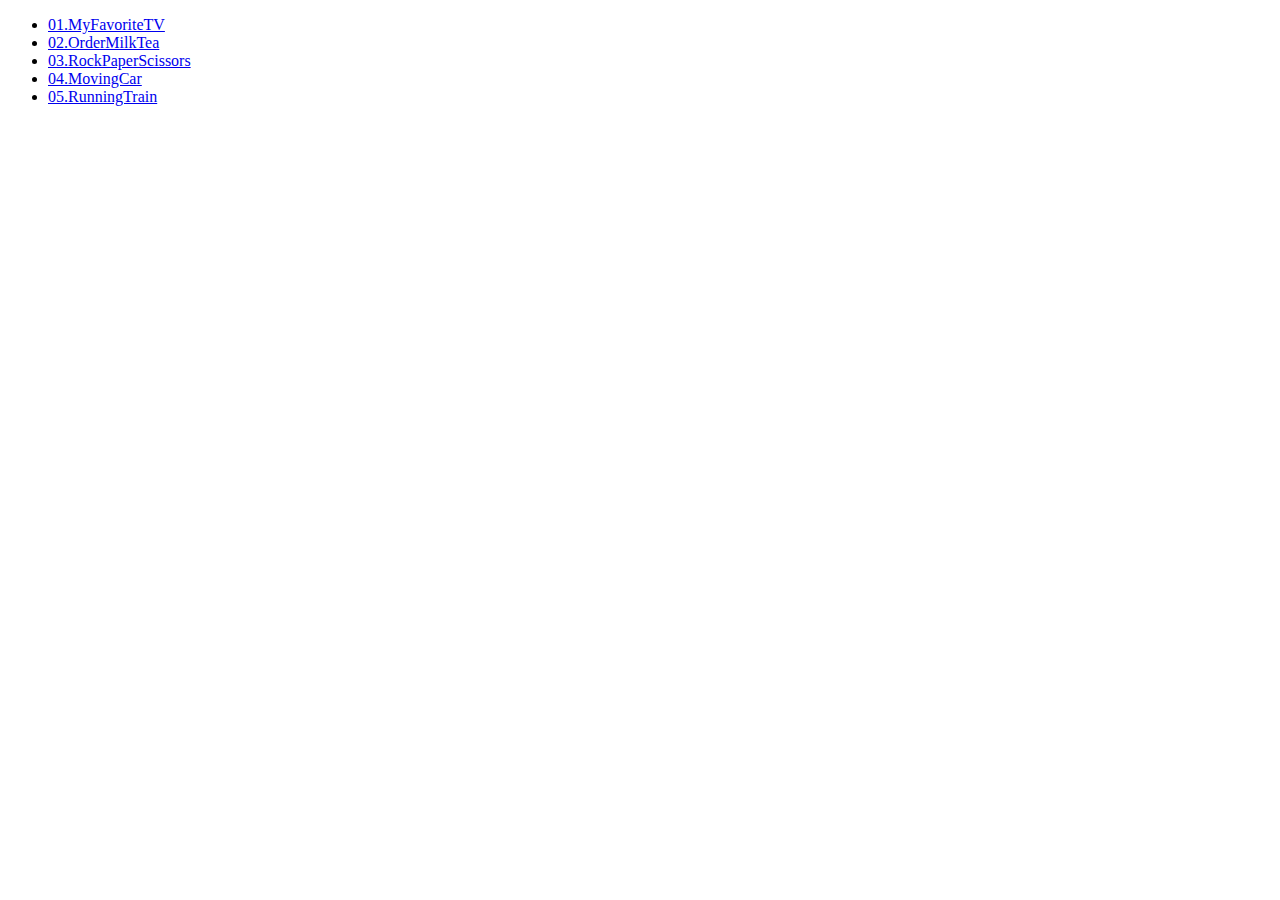
<file: index.html>
<!DOCTYPE html>
<html lang="en">
<head>
    <meta charset="UTF-8">
    <meta name="viewport" content="width=device-width, initial-scale=1.0">
    <title>ImpactBootCamp</title>
</head>
<body>
    <ul>
        <li><a href="01.MyFavoriteTV/index.html">01.MyFavoriteTV</a></li>
        <li><a href="02.OrderMilkTea/index.html">02.OrderMilkTea</a></li>
        <li><a href="03.RockPaperScissors/index.html">03.RockPaperScissors</a></li>
        <li><a href="04.MovingCar/index.html">04.MovingCar</a></li>
        <li><a href="05.RunningTrain/index.html">05.RunningTrain</a></li>
    </ul>
</body>
</html>
</file>
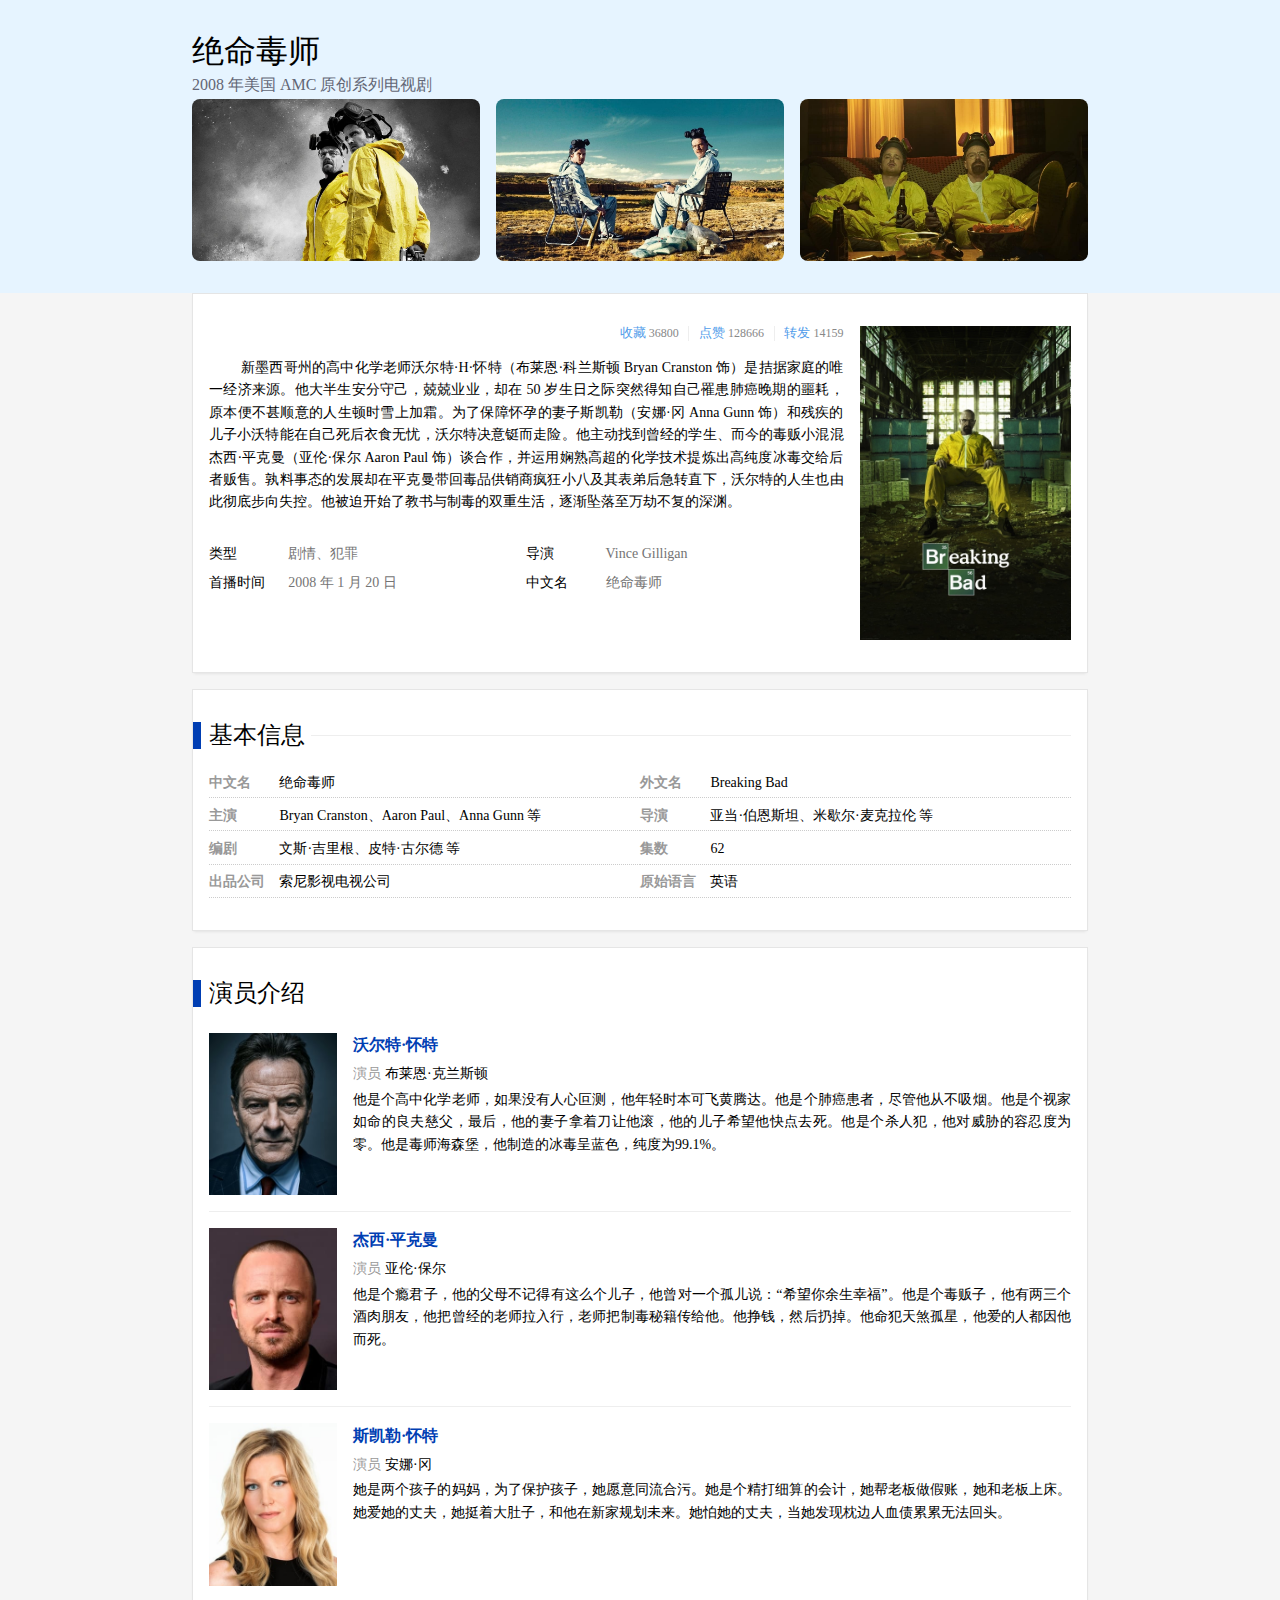
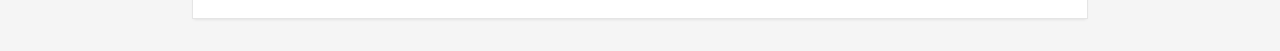
<file: 01.MyFavoriteTV/index.html>
<!DOCTYPE html>
<html lang="en">
<head>
    <meta charset="UTF-8">
    <meta name="viewport" content="width=device-width, initial-scale=1.0">
    <title>我最喜欢的电视剧</title>
    <link rel="stylesheet" href="styles/normalize.css">
    <link rel="stylesheet" href="styles/style.css">
    <link rel="stylesheet" href="styles/responsive.css">
</head>
<body>
    <div class="container">
        <header class="header-wrapper">
            <div class="header-wrapper-inner">
                <h1 class="title">绝命毒师</h1>
                <p class="description">2008 年美国 AMC 原创系列电视剧</p>
                <div class="backdrops">
                    <img src="images/backdrop-1.jpg" alt="" class="backdrop">
                    <img src="images/backdrop-2.jpg" alt="" class="backdrop">
                    <img src="images/backdrop-3.jpg" alt="" class="backdrop">
                </div>
            </div>
        </header>


        <main class="main-content">
            <section class="overview card">
                <div class="text">
                    <div class="statistics">
                        <div class="item">
                            <span class="key">收藏</span>
                            <span class="value">36800</span>
                        </div>
                        <div class="item">
                            <span class="key">点赞</span>
                            <span class="value">128666</span>
                        </div>
                        <div class="item">
                            <span class="key">转发</span>
                            <span class="value">14159</span>
                        </div>
                    </div>
                    <div class="intro">
                        <p class="intro-text">新墨西哥州的高中化学老师沃尔特·H·怀特（布莱恩·科兰斯顿 Bryan Cranston 饰）是拮据家庭的唯一经济来源。他大半生安分守己，兢兢业业，却在 50 岁生日之际突然得知自己罹患肺癌晚期的噩耗，原本便不甚顺意的人生顿时雪上加霜。为了保障怀孕的妻子斯凯勒（安娜·冈 Anna Gunn 饰）和残疾的儿子小沃特能在自己死后衣食无忧，沃尔特决意铤而走险。他主动找到曾经的学生、而今的毒贩小混混杰西·平克曼（亚伦·保尔 Aaron Paul 饰）谈合作，并运用娴熟高超的化学技术提炼出高纯度冰毒交给后者贩售。孰料事态的发展却在平克曼带回毒品供销商疯狂小八及其表弟后急转直下，沃尔特的人生也由此彻底步向失控。他被迫开始了教书与制毒的双重生活，逐渐坠落至万劫不复的深渊。</p>
                    </div>
                    <div class="metadata">
                        <div class="item">
                            <span class="key">类型</span>
                            <span class="value">剧情、犯罪</span>
                        </div>
                        <div class="item">
                            <span class="key">导演</span>
                            <span class="value">Vince Gilligan</span>
                        </div>
                        <div class="item">
                            <span class="key">首播时间</span>
                            <span class="value">2008 年 1 月 20 日</span>
                        </div>
                        <div class="item">
                            <span class="key">中文名</span>
                            <span class="value">绝命毒师</span>
                        </div>
                    </div>
                </div>
                <div class="image">
                    <img src="images/poster.jpg" alt="" class="poster">
                </div>
            </section>

            <section class="basic-info card">
                <div class="card-title-wrapper">
                    <h2 class="card-title">基本信息</h2>
                    <div class="decoration-line"></div>
                </div>
                <div class="metadata">
                    <div class="item">
                        <span class="key">中文名</span>
                        <span class="value">绝命毒师</span>
                    </div>
                    <div class="item">
                        <span class="key">外文名</span>
                        <span class="value">Breaking Bad</span>
                    </div>
                    <div class="item">
                        <span class="key">主演</span>
                        <span class="value">Bryan Cranston、Aaron Paul、Anna Gunn 等</span>
                    </div>
                    <div class="item">
                        <span class="key">导演</span>
                        <span class="value">亚当·伯恩斯坦、米歇尔·麦克拉伦 等</span>
                    </div>
                    <div class="item">
                        <span class="key">编剧</span>
                        <span class="value">文斯·吉里根、皮特·古尔德 等 </span>
                    </div>
                    <div class="item">
                        <span class="key">集数</span>
                        <span class="value">62</span>
                    </div>
                    <div class="item">
                        <span class="key">出品公司</span>
                        <span class="value">索尼影视电视公司</span>
                    </div>
                    <div class="item">
                        <span class="key">原始语言</span>
                        <span class="value">英语</span>
                    </div>
                </div>
            </section>

            <section class="characters card">
                <div class="card-title-wrapper">
                    <h2 class="card-title">演员介绍</h2>
                </div>
                <div class="character-list">
                    <div class="character">
                        <img src="images/cast-1.jpg" alt="" class="profile">
                        <div class="text">
                            <h3 class="character-name">沃尔特·怀特</h3>
                            <div class="cast-name-wrapper">
                                <span class="key">演员</span>
                                <span class="value">布莱恩·克兰斯顿</span>
                            </div>
                            <div class="character-intro">
                                他是个高中化学老师，如果没有人心叵测，他年轻时本可飞黄腾达。他是个肺癌患者，尽管他从不吸烟。他是个视家如命的良夫慈父，最后，他的妻子拿着刀让他滚，他的儿子希望他快点去死。他是个杀人犯，他对威胁的容忍度为零。他是毒师海森堡，他制造的冰毒呈蓝色，纯度为99.1%。
                            </div>
                        </div>
                    </div>
                    <div class="character">
                        <img src="images/cast-2.jpg" alt="" class="profile">
                        <div class="text">
                            <h3 class="character-name">杰西·平克曼</h3>
                            <div class="cast-name-wrapper">
                                <span class="key">演员</span>
                                <span class="value">亚伦·保尔</span>
                            </div>
                            <div class="character-intro">
                                他是个瘾君子，他的父母不记得有这么个儿子，他曾对一个孤儿说：“希望你余生幸福”。他是个毒贩子，他有两三个酒肉朋友，他把曾经的老师拉入行，老师把制毒秘籍传给他。他挣钱，然后扔掉。他命犯天煞孤星，他爱的人都因他而死。
                            </div>
                        </div>
                    </div>
                    <div class="character">
                        <img src="images/cast-3.jpg" alt="" class="profile">
                        <div class="text">
                            <h3 class="character-name">斯凯勒·怀特</h3>
                            <div class="cast-name-wrapper">
                                <span class="key">演员</span>
                                <span class="value">安娜·冈</span>
                            </div>
                            <div class="character-intro">
                                她是两个孩子的妈妈，为了保护孩子，她愿意同流合污。她是个精打细算的会计，她帮老板做假账，她和老板上床。她爱她的丈夫，她挺着大肚子，和他在新家规划未来。她怕她的丈夫，当她发现枕边人血债累累无法回头。
                            </div>
                        </div>
                    </div>
                </div>
            </section>
        </main>
    </div>
</body>
</html>
</file>
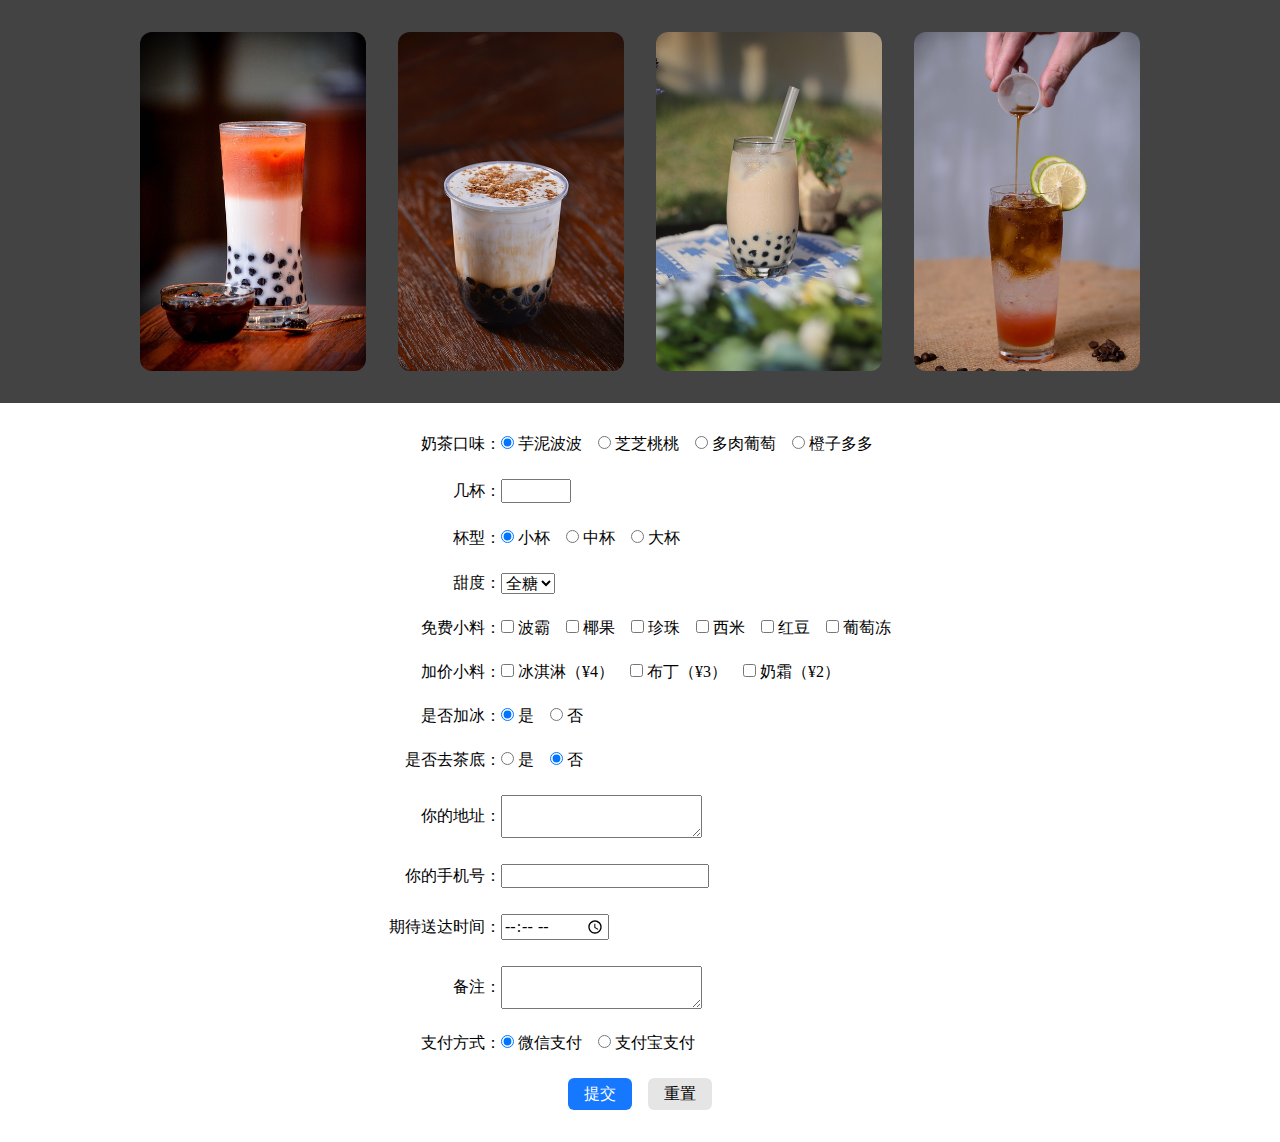
<file: 02.OrderMilkTea/index.html>
<!DOCTYPE html>
<html lang="zh-cmn-Hans-CN">
<head>
    <meta charset="UTF-8">
    <meta name="viewport" content="width=device-width, initial-scale=1.0">
    <title>喜西茶预定</title>
    <link rel="stylesheet" href="css/normalize.css">
    <link rel="stylesheet" href="css/index.css">
    <link rel="stylesheet" href="css/index-responsive.css">
    <link rel="stylesheet" href="css/back-to-top.css">
</head>
<body>
    <div class="container">
        <header class="specials-wrapper">
            <div class="specials">
                <img src="img/mt1.jpg" alt="Milk Tea One">
                <img src="img/mt2.jpg" alt="Milk Tea Two">
                <img src="img/mt3.jpg" alt="Milk Tea Three">
                <img src="img/mt4.jpg" alt="Milk Tea Four">
            </div>
        </header>
        <main class="order-wrapper">
            <form action="" class="order" id="order-form">
                <fieldset class="item">
                    <p class="name">奶茶口味</p>
                    <div class="choices data">
                        <div class="choice">
                            <input type="radio" name="flavour" id="芋泥波波" value="芋泥波波" required checked>
                            <label for="芋泥波波">芋泥波波</label>
                        </div>
                        <div class="choice">
                            <input type="radio" name="flavour" id="芝芝桃桃" value="芝芝桃桃" required>
                            <label for="芝芝桃桃">芝芝桃桃</label>
                        </div>
                        <div class="choice">
                            <input type="radio" name="flavour" id="多肉葡萄" value="多肉葡萄" required>
                            <label for="多肉葡萄">多肉葡萄</label>
                        </div>
                        <div class="choice">
                            <input type="radio" name="flavour" id="橙子多多" value="橙子多多" required>
                            <label for="橙子多多">橙子多多</label>
                        </div>
                    </div>
                </fieldset>
                <fieldset class="item">
                    <p class="name">几杯</p>
                    <input class="data" type="number" name="quantity" id="quantity" min="1" max="100" required>
                </fieldset>
                <fieldset class="item">
                    <p class="name">杯型</p>
                    <div class="choices data">
                        <div class="choice">
                            <input type="radio" name="cup-type" id="小杯" value="小杯" checked required>
                            <label for="小杯">小杯</label>
                        </div>
                        <div class="choice">
                            <input type="radio" name="cup-type" id="中杯" value="中杯" required>
                            <label for="中杯">中杯</label>
                        </div>
                        <div class="choice">
                            <input type="radio" name="cup-type" id="大杯" value="大杯" required>
                            <label for="大杯">大杯</label>
                        </div>
                    </div>
                </fieldset>
                <fieldset class="item">
                    <p class="name">甜度</p>
                    <select class="data" name="sweet-degree" id="sweet-degree">
                        <option value="全糖">全糖</option>
                        <option value="半糖">半糖</option>
                        <option value="无糖">无糖</option>
                    </select>
                </fieldset>
                <fieldset class="item">
                    <p class="name">免费小料</p>
                    <div class="choices data">
                        <div class="choice">
                            <input type="checkbox" name="free-ingredients" value="波霸" id="波霸">
                            <label for="波霸">波霸</label>
                        </div>
                        <div class="choice">
                            <input type="checkbox" name="free-ingredients" value="椰果" id="椰果">
                            <label for="椰果">椰果</label>
                        </div>
                        <div class="choice">
                            <input type="checkbox" name="free-ingredients" value="珍珠" id="珍珠">
                            <label for="珍珠">珍珠</label>
                        </div>
                        <div class="choice">
                            <input type="checkbox" name="free-ingredients" value="西米" id="西米">
                            <label for="西米">西米</label>
                        </div>
                        <div class="choice">
                            <input type="checkbox" name="free-ingredients" value="红豆" id="红豆">
                            <label for="红豆">红豆</label>
                        </div>
                        <div class="choice">
                            <input type="checkbox" name="free-ingredients" value="葡萄冻" id="葡萄冻">
                            <label for="葡萄冻">葡萄冻</label>
                        </div>
                    </div>
                </fieldset>
                <fieldset class="item">
                    <p class="name">加价小料</p>
                    <div class="choices data">
                        <div class="choice">
                            <input type="checkbox" name="paid-ingredients" value="冰淇淋" id="冰淇淋">
                            <label for="冰淇淋">冰淇淋（¥4）</label>
                        </div>
                        <div class="choice">
                            <input type="checkbox" name="paid-ingredients" value="布丁" id="布丁">
                            <label for="布丁">布丁（¥3）</label>
                        </div>
                        <div class="choice">
                            <input type="checkbox" name="paid-ingredients" value="奶霜" id="奶霜">
                            <label for="奶霜">奶霜（¥2）</label>
                        </div>
                    </div>
                </fieldset>
                <fieldset class="item">
                    <p class="name">是否加冰</p>
                    <div class="choices data">
                        <div class="choice">
                            <input type="radio" name="add-ice" value="是" id="加冰：是" checked required>
                            <label for="加冰：是">是</label>
                        </div>
                        <div class="choice">
                            <input type="radio" name="add-ice" value="否" id="加冰：否" required>
                            <label for="加冰：否">否</label>
                        </div>
                    </div>
                </fieldset>
                <fieldset class="item">
                    <p class="name">是否去茶底</p>
                    <div class="choices data">
                        <div class="choice">
                            <input type="radio" name="remove-tea" value="是" id="去茶底：是" required>
                            <label for="去茶底：是">是</label>
                        </div>
                        <div class="choice">
                            <input type="radio" name="remove-tea" value="否" id="去茶底：否" checked required>
                            <label for="去茶底：否">否</label>
                        </div>
                    </div>
                </fieldset>
                <fieldset class="item">
                    <p class="name">你的地址</p>
                    <textarea class="data" name="address" id="address" required></textarea>
                </fieldset>
                <fieldset class="item">
                    <p class="name">你的手机号</p>
                    <input class="data" type="tel" name="phone-number" id="phone-number" required>
                </fieldset>
                <fieldset class="item">
                    <p class="name">期待送达时间</p>
                    <input class="data" type="time" name="delivery-time" id="delivery-time" required>
                </fieldset>
                <fieldset class="item">
                    <p class="name">备注</p>
                    <textarea class="data" name="remark" id="remark" required></textarea>
                </fieldset>
                <fieldset class="item">
                    <p class="name">支付方式</p>
                    <div class="choices data">
                        <div class="choice">
                            <input type="radio" name="payment" value="微信支付" id="wechat" checked required>
                            <label for="wechat">微信支付</label>
                        </div>
                        <div class="choice">
                            <input type="radio" name="payment" value="支付宝支付" id="alipay" required>
                            <label for="alipay">支付宝支付</label>
                        </div>
                    </div>
                </fieldset>
                <div class="item buttonlist">
                    <button type="submit" class="btn primary">提交</button>
                    <button type="reset" class="btn">重置</button>
                </div>
            </form>
        </main>
    </div>
    <div id="back-to-top" class="disabled">
        <img src="img/upward-arrow.png" alt="返回顶部">
    </div>
    <script src="js/order.js"></script>
    <script src="js/back-to-top.js"></script>
</body>
</html>
</file>
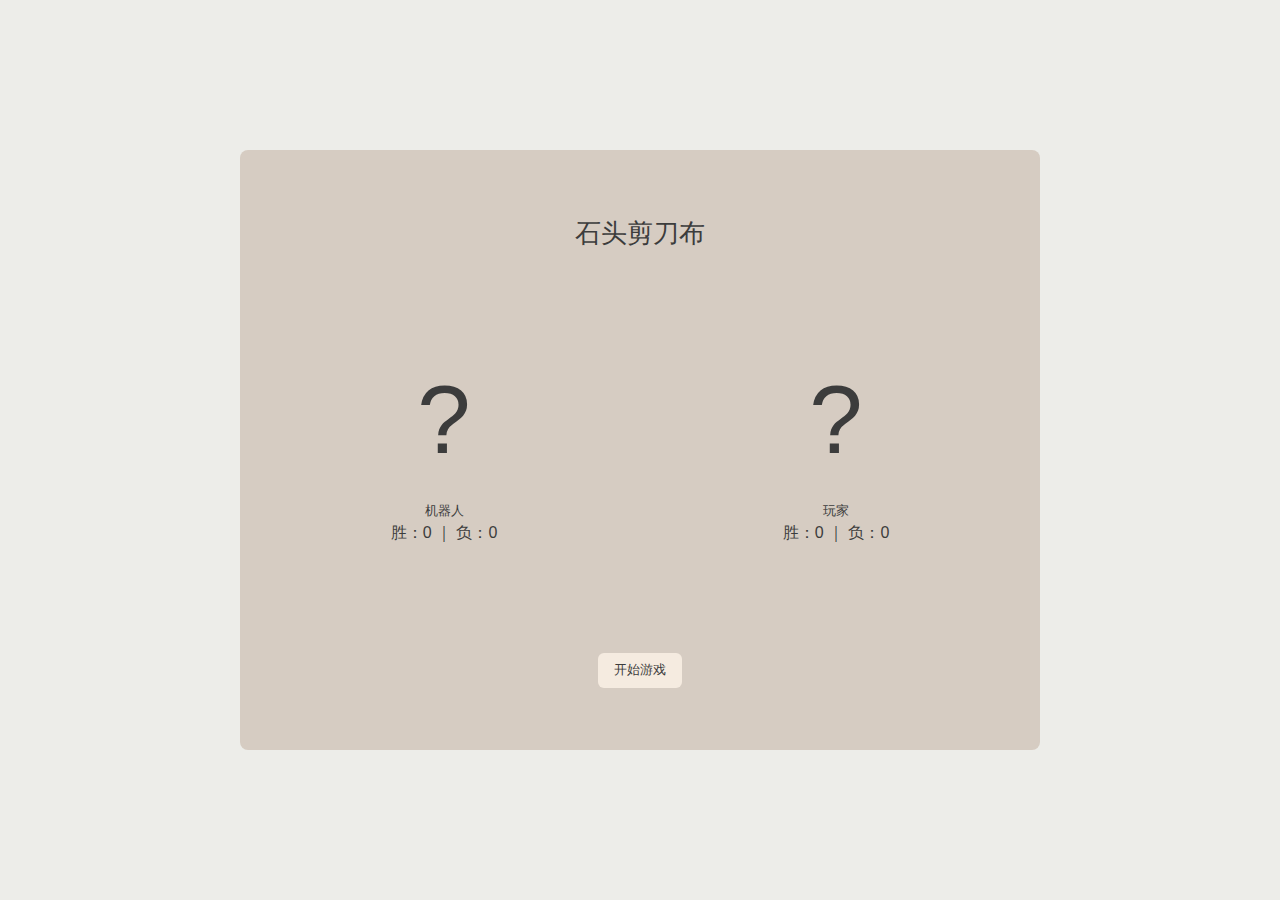
<file: 03.RockPaperScissors/index.html>
<!DOCTYPE html>
<html lang="zh">
<head>
    <meta charset="UTF-8">
    <meta name="viewport" content="width=device-width, initial-scale=1.0">
    <title>石头剪刀布</title>
    <link rel="stylesheet" href="css/reset.css">
    <link rel="stylesheet" href="css/index.css">
    <link rel="stylesheet" href="css/index_responsive.css">
</head>
<body>
    <div class="container">
        <main class="content">
            <div class="round">
                <p id="round-text" class="round-text">石头剪刀布</p>
            </div>
            <div class="board">
                <div class="player">
                    <div class="gesture">
                        <p id="computer-gesture">?</p>
                    </div>
                    <div class="info">
                        <p class="name">机器人</p>
                        <p id="computer-score" class="score">胜：0 ｜ 负：0</p>
                    </div>
                </div>
                <div class="player">
                    <div class="gesture">
                        <p id="player-gesture">?</p>
                    </div>
                    <div class="info">
                        <p class="name">玩家</p>
                        <p id="player-score" class="score">胜：0 ｜ 负：0</p>
                    </div>
                </div>
            </div>
            <div class="others">
                <div class="message">
                    <p id="message-text" class="message-text"></p>
                    <p id="result-text" class="result-text"></p>
                </div>
                <div class="control">
                    <button id="control-button" class="btn">开始游戏</button>
                </div>
            </main>
            </div>
    </div>
    <dialog id="select-dialog">
        <form id="select-form" action="">
            <p class="first">
                <label for="select-gesture">请选择要出的手势：</label>
                <select name="gesture" id="select-gesture">
                    <option value="ROCK">石头</option>
                    <option value="SCISSORS">剪刀</option>
                    <option value="PAPER">布</option>
                </select>
            </p>
            <p>
                <button class="btn">确定</button>
            </p>
        </form>
    </dialog>
    <script src="js/index.js"></script>
</body>
</html>
</file>
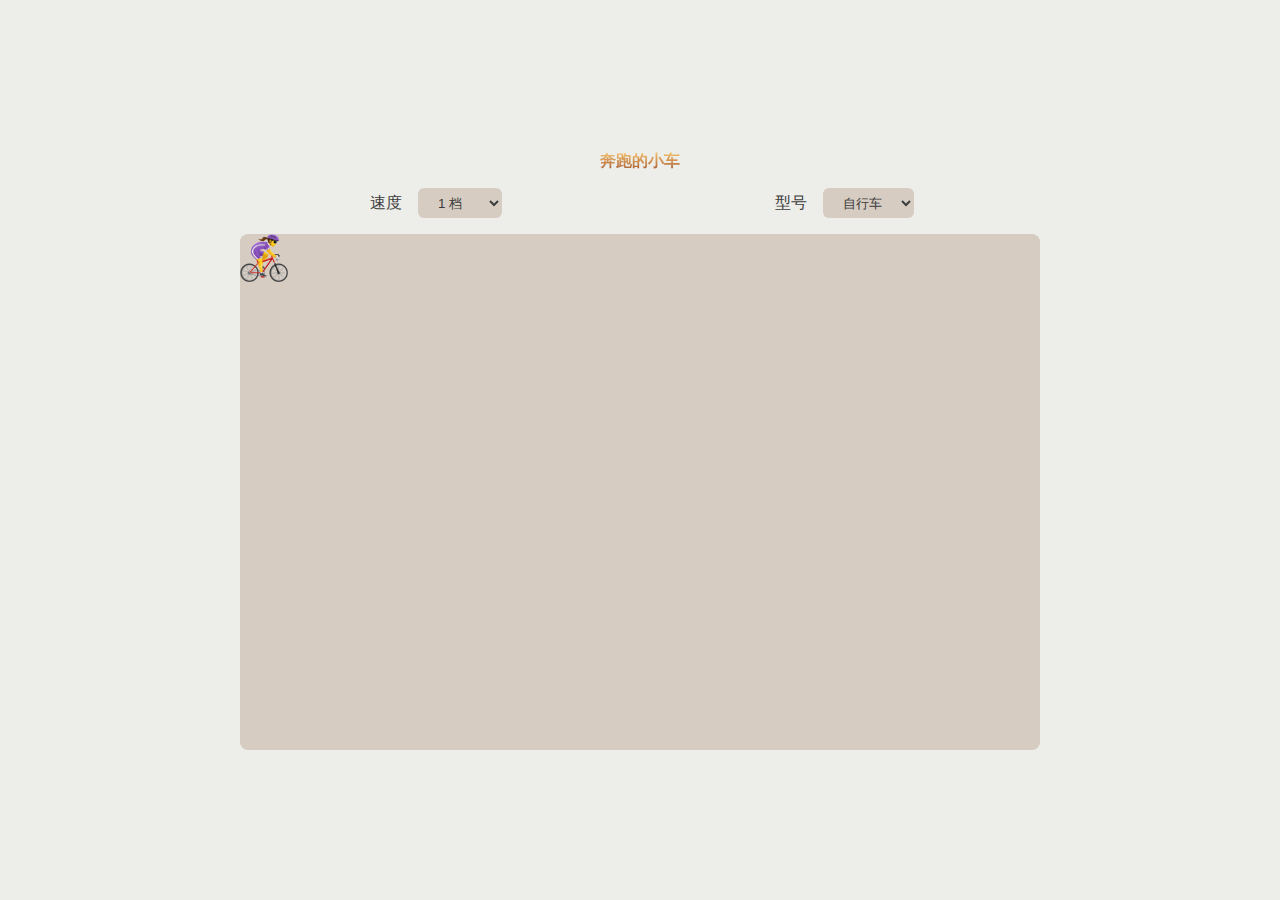
<file: 04.MovingCar/index.html>
<!DOCTYPE html>
<html lang="zh">
<head>
    <meta charset="UTF-8">
    <meta name="viewport" content="width=device-width, initial-scale=1.0">
    <title>奔跑的小车</title>
    <link rel="stylesheet" href="css/reset.css">
    <link rel="stylesheet" href="css/index.css">
</head>
<body>
    <div class="container">
        <main class="content">
            <div class="title">
                <h1 class="title-text">奔跑的小车</h1>
            </div>
            <form action="" class="settings">
                <div class="speed settings-item">
                    <label for="speed">速度</label>
                    <select name="speed" id="speed">
                        <option value="1">1 档</option>
                        <option value="2">2 档</option>
                        <option value="3">3 档</option>
                        <option value="5">4 档</option>
                        <option value="7">5 档</option>
                        <option value="10">6 档</option>
                        <option value="13">7 档</option>
                        <option value="17">8 档</option>
                        <option value="21">9 档</option>
                        <option value="26">10 档</option>
                    </select>
                </div>
                <div class="model settings-item">
                    <label for="model">型号</label>
                    <select name="model" id="model">
                        <option value="bicycle">自行车</option>
                        <option value="car">汽车</option>
                        <option value="jeep">吉普车</option>
                        <option value="minibus">面包车</option>
                        <option value="tractor">拖拉机</option>
                        <option value="taxi">出租车</option>
                        <option value="fire">消防车</option>
                        <option value="ambulance">救护车</option>
                        <option value="trunk">卡车</option>
                        <option value="big_trunk">大卡车</option>
                        <option value="boat">快艇</option>
                        <option value="plane">飞机</option>
                        <option value="camel">骆驼</option>
                    </select>
                </div>
            </form>
            <div class="map" id="map">
                <img src="img/question_mark.png" alt="车" class="car" id="car_img">
            </div>
        </main>
    </div>
    <script src="js/index.js"></script>
</body>
</html>
</file>
<file: 01.MyFavoriteTV/styles/style.css>
* {
    box-sizing: border-box;
}

body {
    font-family: serif;
    text-align: justify;
}

.container {
    width: 100%;
    display: flex;
    flex-direction: column;
    flex-wrap: nowrap;
    align-items: center;
    justify-content: flex-start;

    padding-bottom: 2rem;
}




/* Header */

.header-wrapper {
    width: 100%;
    display: flex;
    flex-direction: column;
    flex-wrap: nowrap;
    align-items: center;
    justify-content: center;

    background-color: rgb(230, 244, 255);
}

.header-wrapper > .header-wrapper-inner {
    width: 100%;
    display: flex;
    flex-direction: column;
    flex-wrap: nowrap;
    align-items: flex-start;
    justify-content: flex-start;
    row-gap: 0.4rem;

    padding: 2rem 1rem;
}

.header-wrapper > .header-wrapper-inner > .title {
    font-size: 2rem;
    line-height: 2rem;
    font-weight: 400;
    margin: 0;
}

.header-wrapper > .header-wrapper-inner > .description {
    font-size: 1rem;
    line-height: 1rem;
    font-weight: 400;
    margin: 0;
    color: rgb(98, 102, 117);
}

.header-wrapper > .header-wrapper-inner > .backdrops {
    width: 100%;
    display: flex;
    flex-direction: row;
    flex-wrap: nowrap;
    align-items: center;
    justify-content: flex-start;
    column-gap: 1rem;
    overflow-x: scroll;
}

.header-wrapper > .header-wrapper-inner > .backdrops > .backdrop {
    border-radius: 8px;
    height: 12rem;
}




/* Main */
.main-content {
    width: 100%;
    display: flex;
    flex-direction: column;
    flex-wrap: nowrap;
    align-items: center;
    justify-content: flex-start;
    row-gap: 1rem;
}

.card {
    display: flex;
    flex-direction: column;
    flex-wrap: nowrap;
    align-items: center;
    justify-content: flex-start;
    row-gap: 1.6rem;
    padding: 1rem;
}

.card > .card-title-wrapper {
    width: 100%;
    display: flex;
    flex-direction: row;
    flex-wrap: nowrap;
    align-items: center;
    justify-content: flex-start;
    border-left: 0.5rem solid #003eb3;
    padding-left: 0.5rem;
}

.card > .card-title-wrapper > .card-title {
    font-size: 1.5rem;
    font-weight: 400;
    margin: 0;
}

.card > .card-title-wrapper > .decoration-line {
    flex-grow: 1;
    background: #eee;
    height: 1px;
    margin-left: 0.4rem;
    margin-right: -1rem;
}

.card > .metadata {
    width: 100%;
}





/* overview */

.overview {
    display: flex;
    flex-direction: column;
    flex-wrap: nowrap;
    align-items: center;
    justify-content: flex-start;

    row-gap: 1rem;
}

.overview > .text {
    display: flex;
    flex-direction: column;
    flex-wrap: nowrap;
    align-items: center;
    justify-content: flex-start;

    row-gap: 1rem;
}

.overview > .text > .statistics {
    width: 100%;
    display: flex;
    flex-direction: row;
    flex-wrap: nowrap;
    align-items: center;
    justify-content: flex-end;
    column-gap: 0.6rem;
    
    font-size: 0.8rem;
    margin-top: 0.4rem;
}

.overview > .text > .statistics > .item > .key {
    color: rgb(81, 156, 234);
}

.overview > .text > .statistics > .item > .value {
    color: rgb(136, 136, 136);
    font-size: 0.75rem;
}

.overview > .text > .statistics > .item:not(:last-child) {
    padding-right: 0.6rem;
    border-right: 1px solid #eee;
}

.overview > .text > .intro > .intro-text {
    line-height: 1.4rem;
    text-indent: 2rem;
    font-size: 0.875rem;
    margin: 0;
}

.overview > .text > .metadata {
    width: 100%;
    display: flex;
    flex-direction: column;
    flex-wrap: nowrap;
    align-items: flex-start;
    justify-content: flex-start;
    row-gap: 0.4rem;
}

.overview > .text > .metadata > .item {
    /* Responsive */
    width: 100%;
    display: flex;
    flex-direction: row;
    flex-wrap: nowrap;
    align-items: center;
    justify-content: flex-start;

    font-size: 0.875rem;
}

.overview > .text > .metadata > .item > .key {
    flex-basis: 25%;
}

.overview > .text > .metadata > .item > .value {
    flex-basis: 75%;
    color: rgb(116, 116, 116);
}

.overview > .image {
    width: 100%;
    display: flex;
    flex-direction: row;
    flex-wrap: nowrap;
    align-items: center;
    justify-content: center;
}

.overview > .image > .poster {
    width: 70%;
    height: auto;
}




/* basic-info */
.basic-info {
    width: 100%;
}

.basic-info > .metadata {
    display: flex;
    flex-direction: column;
    flex-wrap: nowrap;
    align-items: flex-start;
    justify-content: flex-start;
    row-gap: 0.6rem;
}

.basic-info > .metadata > .item {
    width: 100%;
    display: flex;
    flex-direction: row;
    flex-wrap: nowrap;
    align-items: center;
    justify-content: flex-start;

    padding-bottom: 0.4rem;
    border-bottom: 1px dotted #ccc;

    font-size: 0.875rem;
}

.basic-info > .metadata > .item > .key {
    color: #999;
    font-weight: bold;
    min-width: 4.4rem;
    flex-basis: 15%;
}

.basic-info > .metadata > .item > .value {
    padding-right: 0.6rem;
}




/* characters */

.characters > .character-list {
    width: 100%;
    display: flex;
    flex-direction: column;
    flex-wrap: nowrap;
    align-items: center;
    justify-content: flex-start;

    row-gap: 1rem;
}

.characters > .character-list > .character {
    display: flex;
    flex-direction: column;
    flex-wrap: nowrap;
    align-items: flex-start;
    justify-content: flex-start;

    row-gap: 0.4rem;
}

.characters > .character-list > .character:not(:last-child) {
    width: 100%;
    padding-bottom: 0.4rem;
    border-bottom: #eee solid 1px;
}

.characters > .character-list > .character > .profile {
    width: 40%;
    height: auto;
}

.characters > .character-list > .character > .text {
    display: flex;
    flex-direction: column;
    flex-wrap: nowrap;
    align-items: flex-start;
    justify-content: flex-start;

    row-gap: 0.4rem;
}

.characters > .character-list > .character > .text > .character-name {
    margin: 0.2rem 0;
    color: rgb(0, 62, 179);
    font-size: 1rem;
}

.characters > .character-list > .character > .text >  .cast-name-wrapper > .key {
    color: rgb(153, 153, 153);
    font-size: 0.875rem;
}

.characters > .character-list > .character > .text >  .cast-name-wrapper > .value {
    font-size: 0.875rem;
}

.characters > .character-list > .character > .text >  .character-intro {
    line-height: 1.4rem;
    font-size: 0.875rem;
}
</file>
<file: 01.MyFavoriteTV/styles/responsive.css>
@media screen and (min-width: 800px) {

    body {
        background-color: rgb(245, 245, 245);
    }

    /* Header */

    .header-wrapper > .header-wrapper-inner {
        min-width: 800px;
        width: 70%;
        padding: 2rem 0;
    }

    .header-wrapper > .header-wrapper-inner > .title {
        margin: 0.2rem 0;
    }

    .header-wrapper > .header-wrapper-inner > .backdrops {
        overflow-x: hidden;
    }

    .header-wrapper > .header-wrapper-inner > .backdrops > .backdrop {
        height: unset;
        width: calc((100% - 2rem) / 3);
    }

    /* card */

    .card {
        min-width: 800px;
        width: 70%;
        background-color: #fff;
        border: solid 1px #E5E5E5;

        padding: 2rem 1rem;
        box-shadow: 0 2px 3px -2px #d5d5d5;
    }

    .card > .card-title-wrapper {
        margin-left: -2rem;
    }

    /* overview */

    .overview {
        flex-direction: row;
        align-items: flex-start;
        justify-content: center;
    
        column-gap: 1rem;
    }

    .overview > .text {
        flex-basis: 75%;
    }

    .overview > .text > .statistics {
        margin-top: 0;
    }

    .overview > .image {
        flex-basis: 25%;
    }

    .overview > .image > .poster {
        width: 100%;
    }

    .overview > .text > .metadata {
        flex-direction: row;
        flex-wrap: wrap;
        align-items: flex-start;
        justify-content: flex-start;
        row-gap: 0.8rem;
        margin: 1rem 0;
    }

    .overview > .text > .metadata > .item{
        flex-basis: 50%;
    }

    /* basic-info */
    
    .basic-info > .metadata {
        flex-direction: row;
        flex-wrap: wrap;
        align-items: flex-start;
        justify-content: flex-start;
        row-gap: 0.6rem;
    }

    .basic-info > .metadata > .item {
        flex-basis: 50%;
    }

    /* characters */

    .characters > .character-list > .character > .profile {
        width: 8rem;
        height: auto;
    }

    .characters > .character-list > .character {
        display: flex;
        flex-direction: row;
        flex-wrap: nowrap;
        align-items: flex-start;
        justify-content: flex-start;
    
        row-gap: 0.4rem;
        column-gap: 1rem;
    }

    .characters > .character-list > .character:not(:last-child) {
        padding-bottom: 1rem;
    }
}
</file>
<file: 02.OrderMilkTea/css/index.css>
* {
    box-sizing: border-box;
}

fieldset {
    border: 0;
    padding: 0;
    margin: 0;
}

p {
    margin: 0;
}



.container {
    width: 100%;

    display: flex;
    flex-direction: column;
    flex-wrap: nowrap;
    align-items: center;
    justify-content: center;
}




.specials-wrapper {
    width: 100%;
    display: flex;
    flex-direction: column;
    flex-wrap: nowrap;
    align-items: center;
    justify-content: center;

    padding: 2rem;
    background-color: rgb(67, 67, 67);
}

.specials-wrapper > .specials {
    width: 100%;
    max-width: 1000px;
    display: flex;
    flex-direction: row;
    flex-wrap: nowrap;
    align-items: center;
    justify-content: space-between;

    column-gap: 1rem;
}

.specials > img {
    width: 0;
    flex: 0 1 25%;
    border-radius: 12px;
    cursor: pointer;
    transition: transform 0.3s ease;
}

.specials > img:hover {
    transform: rotate(20deg);
}




.order-wrapper {
    width: 100%;
    padding: 2rem;
    display: flex;
    flex-direction: column;
    flex-wrap: nowrap;
    align-items: center;
    justify-content: center;
}

#order-form {
    max-width: 1000px;
    display: flex;
    flex-direction: column;
    flex-wrap: nowrap;
    align-items: stretch;
    justify-content: flex-start;

    row-gap: 1.6rem;
}

#order-form > .item {
    width: 100%;
    display: flex;
    flex-direction: row;
    flex-wrap: nowrap;
    align-items: center;
    justify-content: flex-start;
}

#order-form > .item > .name {
    min-width: 7rem;
    max-width: 7rem;
    text-align: right;
}

#order-form > .item > .data {
    flex: 0 1 auto;
    display: flex;
    flex-direction: row;
    flex-wrap: wrap;
    align-items: flex-start;
    justify-content: flex-start;

    column-gap: 1rem;
}

p.name::after {
    content: "：";
}




#order-form > .item.buttonlist {
    display: flex;
    flex-direction: row;
    flex-wrap: nowrap;
    align-items: center;
    justify-content: center;

    column-gap: 1rem;
}

.btn {
    background-color: rgba(0,0,0,0.1);
    height: 32px;
    padding: 4px 15px;
    border-radius: 6px;
    border: 1px solid transparent;
    outline: none;
    cursor: pointer;
}

.btn:hover {
    background-color: rgba(0,0,0,0.2);
}

.btn.primary {
    background-color: rgb(22, 119, 255);
    color: #fff;
}

.btn.primary:hover {
    background-color: rgb(0, 106, 255);
}
</file>
<file: 02.OrderMilkTea/css/index-responsive.css>
@media screen and (min-width: 768px) {
    .specials-wrapper > .specials {
        column-gap: 2rem;
    }
}
</file>
<file: 02.OrderMilkTea/css/back-to-top.css>
html {
    scroll-behavior: smooth;
}

#back-to-top {
    height: 48px;
    width: 48px;
    position: fixed;
    right: 1rem;
    bottom: 1rem;
    border-radius: 24px;
    background-color: white;

    -webkit-box-shadow: 0px 4px 8px 2px rgba(0, 0, 0, 0.1);
    box-shadow: 0px 4px 8px 2px rgba(0, 0, 0, 0.1);
}

#back-to-top > img{
    width: 48px;
    cursor: pointer;
}

.active {
    display: block;
}

.disabled {
    display: none;
}
</file>
<file: 03.RockPaperScissors/css/index.css>
* {
    box-sizing: border-box;
    font-family: sans-serif;
    color: #3C3C3C;
    line-height: 1.4rem;
}

.container {
    width: 100vw;
    height: 100vh;
    display: flex;
    flex-direction: column;
    flex-wrap: nowrap;
    align-items: center;
    justify-content: center;

    background-color: #edede9;
    padding: 1rem;
}

.content {
    display: flex;
    flex-direction: column;
    flex-wrap: nowrap;
    align-items: center;
    justify-content: flex-start;
    row-gap: 1rem;

    width: 100%;
    height: 100%;
    max-width: 800px;
    max-height: 600px;
    min-height: 260px;
    background-color: #d6ccc2;

    border-radius: 8px;
    padding: 1rem;
}

.content .round {
    display: flex;
    flex-direction: column;
    flex-wrap: nowrap;
    align-items: center;
    justify-content: center;

    flex-basis: 25%;
}

.round .round-text {
    font-size: 1.6rem;
}

.content .board {
    width: 100%;
    display: flex;
    flex-direction: row;
    flex-wrap: nowrap;
    align-items: stretch;
    justify-content: center;

    flex-basis: 50%;
    column-gap: 1rem;
}

.board .player {
    display: flex;
    flex-direction: column;
    flex-wrap: nowrap;
    align-items: center;
    justify-content: center;

    flex-basis: 50%;
    border-radius: 8px;
    padding: 1rem;
    /* background-color: #e3d5ca; */

    row-gap: 1rem;
}

.board .player .gesture {
    display: flex;
    flex-direction: column;
    flex-wrap: nowrap;
    align-items: center;
    justify-content: center;

    font-size: 6rem;
    line-height: 8rem;
    flex-basis: 30%;
}

.board .player .gesture .computer-show-hand {
    transform: rotate(75deg);
}

.board .player .gesture .player-show-hand {
    transform: rotate(-75deg);
}

.board .player .info {
    display: flex;
    flex-direction: column;
    flex-wrap: nowrap;
    align-items: center;
    justify-content: center;
}

.board .player .info .name {
    font-size: 0.8rem;
}

.content .others {
    display: flex;
    flex-direction: column;
    flex-wrap: nowrap;
    align-items: center;
    justify-content: center;

    flex-basis: 25%;
    row-gap: 0.4rem;
}

.others .message {
    display: flex;
    flex-direction: column;
    flex-wrap: nowrap;
    align-items: center;
    justify-content: center;
}

.others .control {
    display: flex;
    flex-direction: column;
    flex-wrap: nowrap;
    align-items: center;
    justify-content: center;
}

.btn, select {
    padding: 0.4rem 1rem;
    border-width: 0;
    border-radius: 6px;
    background-color: #f5ebe0;
    cursor: pointer;
}

.btn:hover, select:hover {
    background-color: #DDD7CD;
}

.btn:active, select:active {
    background-color: #C8C2BA;
}

#select-dialog {
    background-color: #C0B7AE;
    border-radius: 8px;
    border-width: 0px;

    -webkit-box-shadow: 0px 6px 10px 6px rgba(0,0,0,0.3);
    -moz-box-shadow: 0px 6px 10px 6px rgba(0,0,0,0.3);
    box-shadow: 0px 6px 10px 6px rgba(0,0,0,0.3);

    padding: 2rem;
}

#select-form {
    display: flex;
    flex-direction: column;
    flex-wrap: nowrap;
    align-items: center;
    justify-content: center;

    row-gap: 1rem;
}

#select-form .first {
    display: flex;
    flex-direction: row;
    flex-wrap: nowrap;
    align-items: center;
    justify-content: center;
}

#select-form .first .select {
    display: flex;
    flex-direction: column;
    flex-wrap: nowrap;
    align-items: center;
    justify-content: center;
}
</file>
<file: 03.RockPaperScissors/css/index_responsive.css>
@media screen and (max-width: 800px) {
    .container {
        padding: 0;
    }

    .content {
        border-radius: 0;
        max-height: unset;
    }

    .btn, select {
        min-height: 30px;
    }
}
</file>
<file: 04.MovingCar/css/index.css>
* {
    box-sizing: border-box;
    font-family: sans-serif;
    color: #3C3C3C;
    line-height: 1.4rem;
}

.container {
    width: 100vw;
    height: 100vh;
    display: flex;
    flex-direction: row;
    justify-content: center;
    align-items: center;
    
    padding: 1rem;
    background-color: #edede9;
}

.content {
    width: 100%;
    height: 100%;
    max-width: 800px;
    max-height: 600px;

    display: flex;
    flex-direction: column;
    align-items: center;
    justify-content: flex-start;

    row-gap: 1rem;
}

.title-text {
    font-weight: 600;
    /* 棕色渐变色，从上到下，由浅棕到深棕 */
    background: linear-gradient(to bottom, #ffd077, #a0522d);
    -webkit-background-clip: text;
    -webkit-text-fill-color: transparent;
    background-clip: text;
    color: transparent;
}

select {
    min-width: 5rem;
}

/* 设置面板 */

.settings {
    width: 100%;
    display: flex;
    flex-direction: row;
    justify-content: center;
    align-items: center;

    column-gap: 1rem;
}

.settings > .settings-item {
    width: 100%;
    display: flex;
    flex-direction: row;
    justify-content: center;
    align-items: center;

    column-gap: 1rem;
}

/* 地图区域 */

.map {
    width: 800px;
    height: 526px;

    border-radius: 8px;

    position: relative;
    background-color: #d6ccc2;
}

.car {
    max-height: 3rem;
    position: absolute;

    transition-property: top, left;
    transition-duration: 0.5s;
}

.car-right {
    transform: unset;
}

.car-left {
    transform: scaleX(-1);
}

.car-up {
    transform: rotate(270deg);
}

.car-down {
    transform: rotate(90deg);
}

select {
    padding: 0.4rem 1rem;
    border-width: 0;
    border-radius: 6px;
    background-color: #d6ccc2;
    cursor: pointer;

    display: flex;
    flex-direction: row;
    justify-content: center;
    align-items: center;
}
</file>
